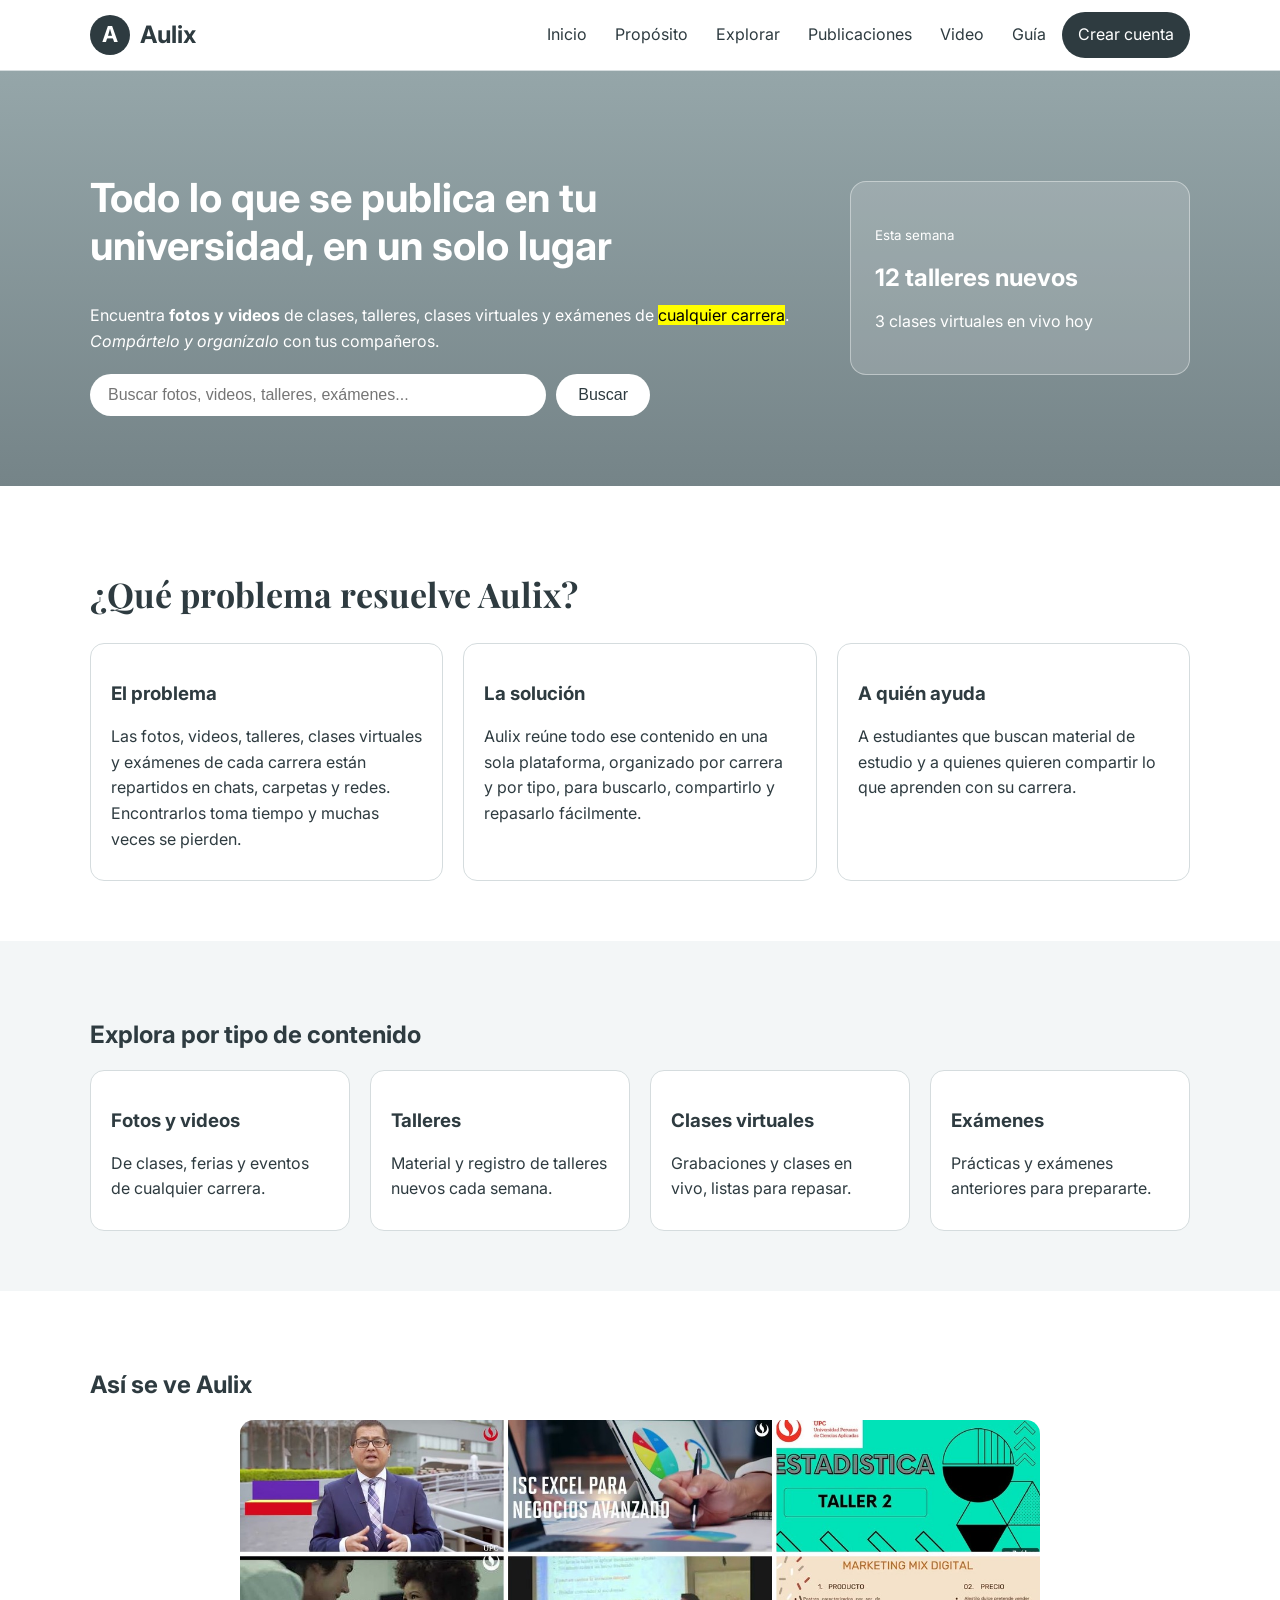
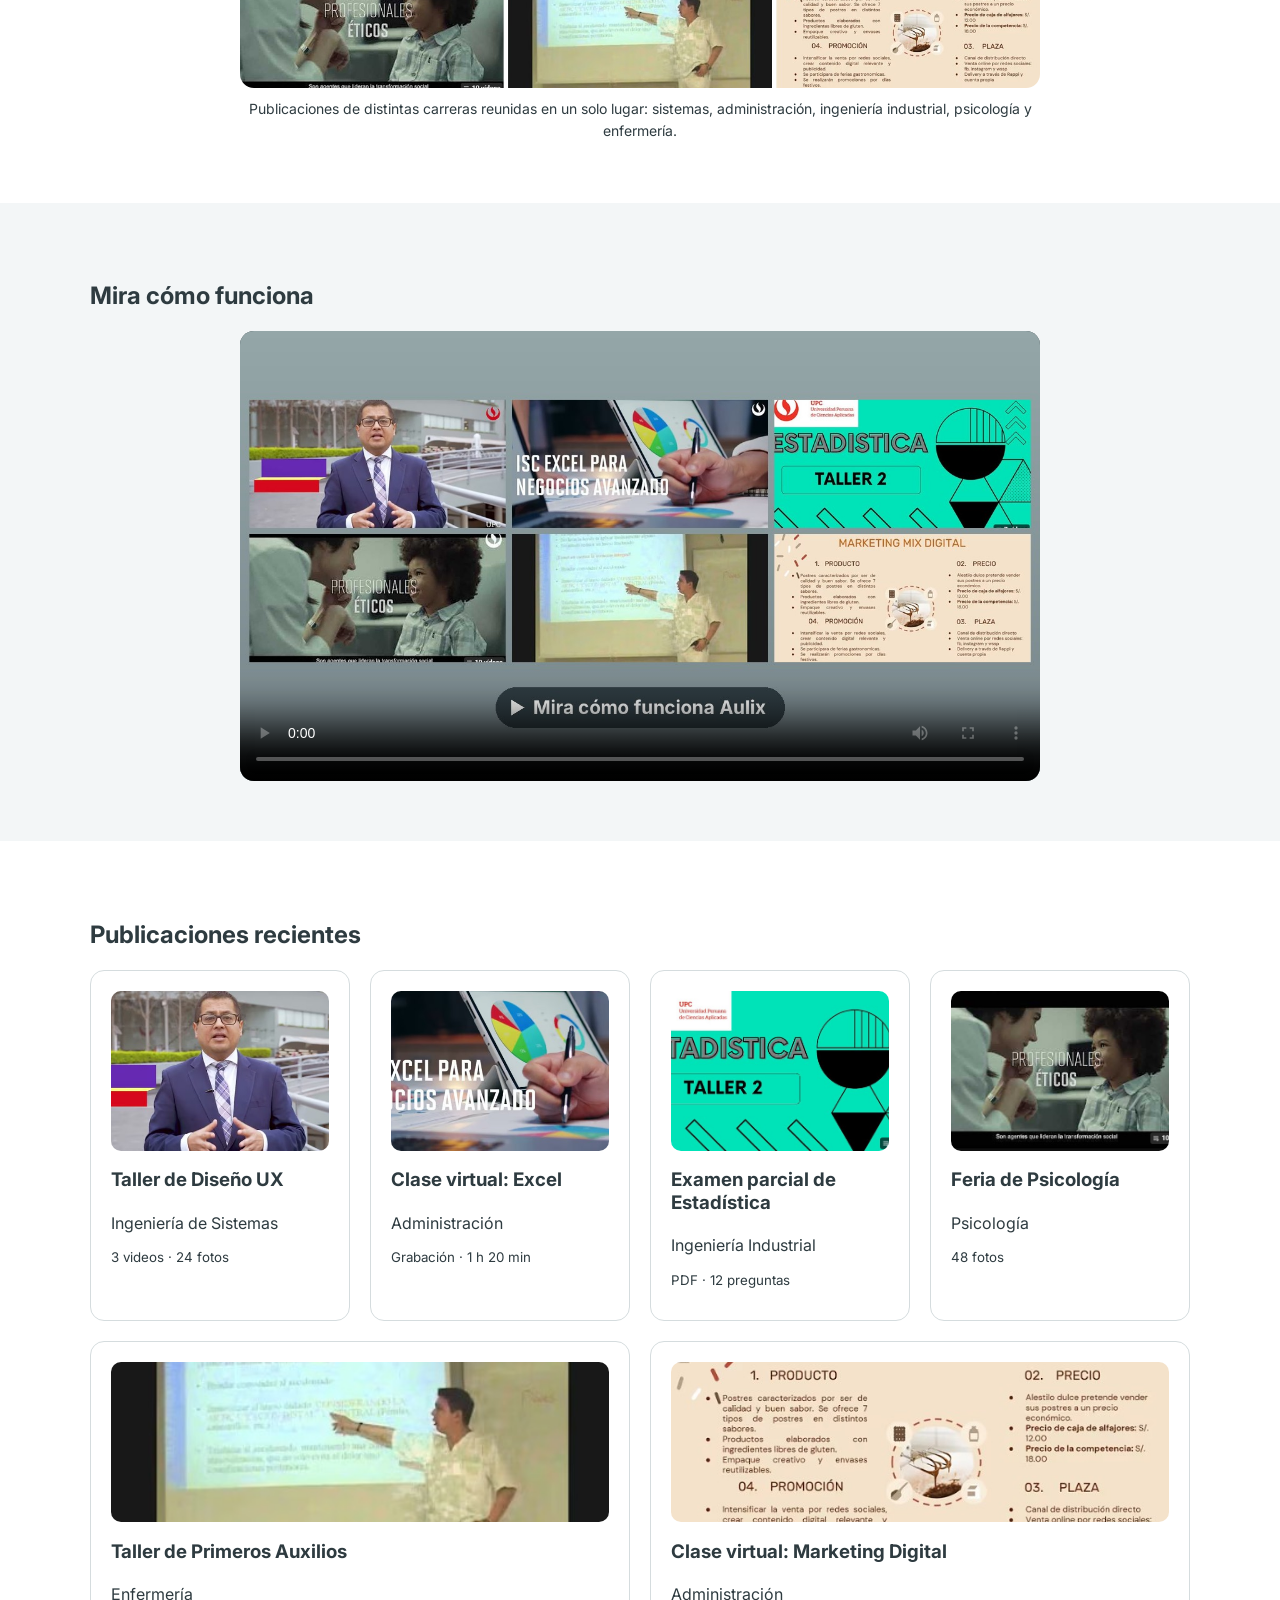
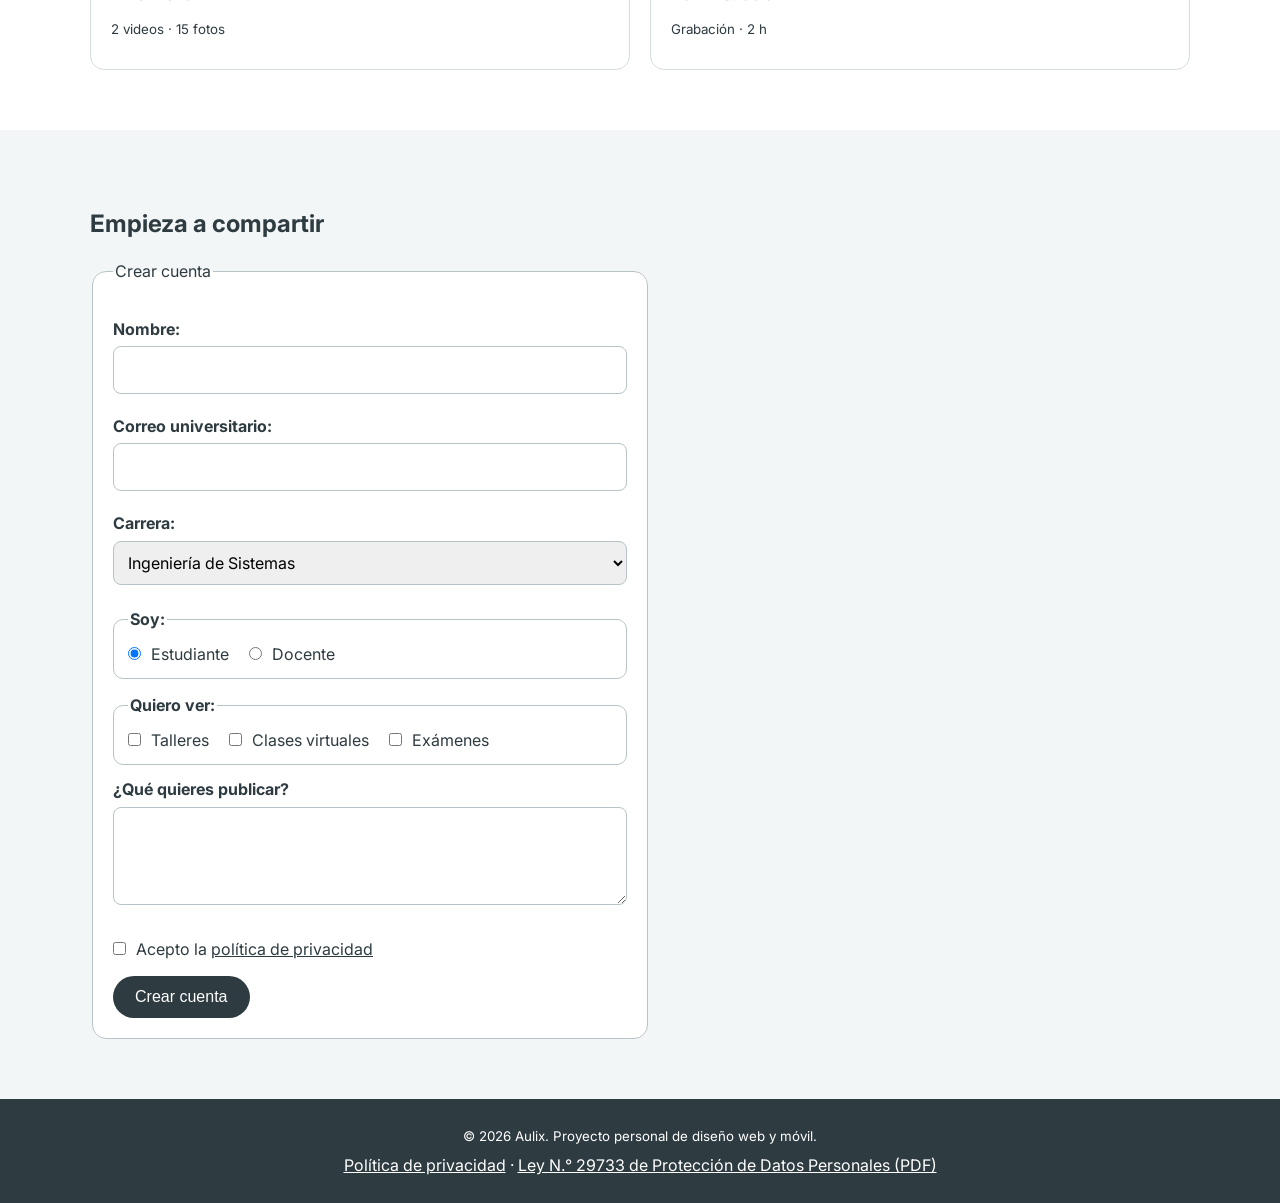
<file: index.html>
<!DOCTYPE html>
<html lang="es">
<head>
  <!-- HTML Foundation 2.1: elementos del head -->
  <meta charset="UTF-8">
  <meta name="description" content="Aulix: encuentra y comparte fotos, videos, talleres, clases virtuales y exámenes de todas las carreras.">
  <meta name="keywords" content="universidad, talleres, clases virtuales, exámenes, fotos, videos">
  <meta name="author" content="Proyecto personal">
  <!-- HTML Foundation 9.1: viewport para que la página se adapte al celular -->
  <meta name="viewport" content="width=device-width, initial-scale=1.0">
  <title>Aulix | Encuentra y comparte contenido académico</title>
  <!-- CSS Foundation 5.1: fuentes de Google Fonts (Inter para todo y Playfair Display para la sección Propósito) -->
  <link rel="stylesheet" href="https://fonts.googleapis.com/css2?family=Inter:wght@400;700&family=Playfair+Display:wght@700&display=swap">
  <!-- Dos hojas de estilo: estilos.css (página, menú, secciones) y formulario.css (solo el formulario) -->
  <link rel="stylesheet" href="estilos.css">
  <link rel="stylesheet" href="formulario.css">
  <script src="menu.js" defer></script>
</head>
<body>

  <!-- HTML Foundation 7: etiquetas semánticas -->
  <header class="cabecera">
    <div class="contenedor barra">
      <a class="marca" href="#inicio">
        <span class="logo">A</span>
        Aulix
      </a>

      <button id="boton-menu" class="hamburguesa" type="button" aria-label="Abrir o cerrar menú">☰ Menú</button>

      <nav id="navegacion" class="navegacion">
        <ul class="menu">
          <li><a href="#inicio">Inicio</a></li>
          <li><a href="#proposito">Propósito</a></li>
          <li>
            <!-- HTML Foundation 7.1: details y summary crean el submenú vertical -->
            <details class="desplegable">
              <summary>Explorar</summary>
              <ul class="submenu">
                <li><a href="#fotos">Fotos y videos</a></li>
                <li><a href="#talleres">Talleres</a></li>
                <li><a href="#clases">Clases virtuales</a></li>
                <li><a href="#examenes">Exámenes</a></li>
              </ul>
            </details>
          </li>
          <li><a href="#publicaciones">Publicaciones</a></li>
          <li><a href="#video">Video</a></li>
          <!-- Página enlazada que se abre en la MISMA pestaña (target="_self") -->
          <li><a href="guia.html" target="_self">Guía</a></li>
          <li><a class="boton-menu" href="#contacto">Crear cuenta</a></li>
        </ul>
      </nav>
    </div>
  </header>

  <main>
    <section id="inicio" class="hero">
      <div class="contenedor">
        <div class="hero-texto">
          <h1>Todo lo que se publica en tu universidad, en un solo lugar</h1>
          <!-- HTML Foundation 4.1: strong, mark y em son modificadores de texto -->
          <p>Encuentra <strong>fotos y videos</strong> de clases, talleres, clases virtuales y exámenes de <mark>cualquier carrera</mark>. <em>Compártelo y organízalo</em> con tus compañeros.</p>
          <form class="buscador" action="#publicaciones">
            <input type="search" name="buscar" placeholder="Buscar fotos, videos, talleres, exámenes...">
            <button type="submit">Buscar</button>
          </form>
        </div>
        <aside class="aviso">
          <p><small>Esta semana</small></p>
          <h2>12 talleres nuevos</h2>
          <p>3 clases virtuales en vivo hoy</p>
        </aside>
      </div>
    </section>

    <!-- PROPÓSITO: usa una fuente de Google Fonts diferente (Playfair Display) en el título -->
    <section id="proposito" class="seccion proposito">
      <div class="contenedor">
        <h2>¿Qué problema resuelve Aulix?</h2>
        <div class="tarjetas">
          <article class="tarjeta"><h3>El problema</h3><p>Las fotos, videos, talleres, clases virtuales y exámenes de cada carrera están repartidos en chats, carpetas y redes. Encontrarlos toma tiempo y muchas veces se pierden.</p></article>
          <article class="tarjeta"><h3>La solución</h3><p>Aulix reúne todo ese contenido en una sola plataforma, organizado por carrera y por tipo, para buscarlo, compartirlo y repasarlo fácilmente.</p></article>
          <article class="tarjeta"><h3>A quién ayuda</h3><p>A estudiantes que buscan material de estudio y a quienes quieren compartir lo que aprenden con su carrera.</p></article>
        </div>
      </div>
    </section>

    <section id="explorar" class="seccion gris">
      <div class="contenedor">
        <h2>Explora por tipo de contenido</h2>
        <div class="tarjetas">
          <article id="fotos" class="tarjeta"><h3>Fotos y videos</h3><p>De clases, ferias y eventos de cualquier carrera.</p></article>
          <article id="talleres" class="tarjeta"><h3>Talleres</h3><p>Material y registro de talleres nuevos cada semana.</p></article>
          <article id="clases" class="tarjeta"><h3>Clases virtuales</h3><p>Grabaciones y clases en vivo, listas para repasar.</p></article>
          <article id="examenes" class="tarjeta"><h3>Exámenes</h3><p>Prácticas y exámenes anteriores para prepararte.</p></article>
        </div>
      </div>
    </section>

    <!-- SECCIÓN DE IMAGEN: figure y figcaption -->
    <section id="imagen" class="seccion">
      <div class="contenedor">
        <h2>Así se ve Aulix</h2>
        <figure class="figura">
          <img src="imagen-aulix.jpg" alt="Collage de publicaciones de Aulix: talleres, clases virtuales, exámenes y ferias de varias carreras" width="1200" height="600">
          <figcaption>Publicaciones de distintas carreras reunidas en un solo lugar: sistemas, administración, ingeniería industrial, psicología y enfermería.</figcaption>
        </figure>
      </div>
    </section>

    <!-- SECCIÓN DE VIDEO: etiqueta video con controles -->
    <section id="video" class="seccion gris">
      <div class="contenedor">
        <h2>Mira cómo funciona</h2>
        <video class="video" controls preload="metadata" poster="video-poster.jpg">
          <source src="video-aulix.mp4" type="video/mp4">
          Tu navegador no admite la etiqueta de video.
        </video>
      </div>
    </section>

    <section id="publicaciones" class="seccion">
      <div class="contenedor">
        <h2>Publicaciones recientes</h2>
        <div class="tarjetas">
          <article class="tarjeta"><div class="foto foto1"></div><h3>Taller de Diseño UX</h3><p>Ingeniería de Sistemas</p><p><small>3 videos · 24 fotos</small></p></article>
          <article class="tarjeta"><div class="foto foto2"></div><h3>Clase virtual: Excel</h3><p>Administración</p><p><small>Grabación · 1 h 20 min</small></p></article>
          <article class="tarjeta"><div class="foto foto3"></div><h3>Examen parcial de Estadística</h3><p>Ingeniería Industrial</p><p><small>PDF · 12 preguntas</small></p></article>
          <article class="tarjeta"><div class="foto foto4"></div><h3>Feria de Psicología</h3><p>Psicología</p><p><small>48 fotos</small></p></article>
          <article class="tarjeta"><div class="foto foto5"></div><h3>Taller de Primeros Auxilios</h3><p>Enfermería</p><p><small>2 videos · 15 fotos</small></p></article>
          <article class="tarjeta"><div class="foto foto6"></div><h3>Clase virtual: Marketing Digital</h3><p>Administración</p><p><small>Grabación · 2 h</small></p></article>
        </div>
      </div>
    </section>

    <section id="contacto" class="seccion gris">
      <div class="contenedor">
        <h2>Empieza a compartir</h2>
        <!-- HTML Foundation 8: formulario con select, radio y checkbox -->
        <form class="formulario" action="#inicio">
          <fieldset>
            <legend>Crear cuenta</legend>

            <label for="nombre">Nombre:</label>
            <input type="text" id="nombre" name="nombre">

            <label for="correo">Correo universitario:</label>
            <input type="email" id="correo" name="correo" required>

            <!-- Lista desplegable: select + option -->
            <label for="carrera">Carrera:</label>
            <select id="carrera" name="carrera">
              <option value="sistemas">Ingeniería de Sistemas</option>
              <option value="administracion">Administración</option>
              <option value="psicologia">Psicología</option>
              <option value="enfermeria">Enfermería</option>
            </select>

            <!-- Radio: solo se puede elegir una opción (mismo name) -->
            <fieldset class="grupo">
              <legend>Soy:</legend>
              <input type="radio" id="estudiante" name="rol" value="estudiante" checked>
              <label for="estudiante">Estudiante</label>
              <input type="radio" id="docente" name="rol" value="docente">
              <label for="docente">Docente</label>
            </fieldset>

            <!-- Checkbox: se pueden marcar varias opciones -->
            <fieldset class="grupo">
              <legend>Quiero ver:</legend>
              <input type="checkbox" id="ver-talleres" name="interes" value="talleres">
              <label for="ver-talleres">Talleres</label>
              <input type="checkbox" id="ver-clases" name="interes" value="clases">
              <label for="ver-clases">Clases virtuales</label>
              <input type="checkbox" id="ver-examenes" name="interes" value="examenes">
              <label for="ver-examenes">Exámenes</label>
            </fieldset>

            <label for="mensaje">¿Qué quieres publicar?</label>
            <textarea id="mensaje" name="mensaje" rows="3"></textarea>

            <div class="aceptar">
              <input type="checkbox" id="acepto" name="acepto" required>
              <label for="acepto">Acepto la <a href="privacidad.html" target="_blank">política de privacidad</a></label>
            </div>

            <button type="submit">Crear cuenta</button>
          </fieldset>
        </form>
      </div>
    </section>
  </main>

  <!-- Pie de página con la Ley de Protección de Datos Personales (PDF) -->
  <footer class="pie">
    <p><small>© 2026 Aulix. Proyecto personal de diseño web y móvil.</small></p>
    <p>
      <!-- target="_blank": la página enlazada se abre en una pestaña NUEVA -->
      <a href="privacidad.html" target="_blank">Política de privacidad</a> ·
      <a href="https://diariooficial.elperuano.pe/Normas/obtenerDocumento?idNorma=23" target="_blank" rel="noopener">Ley N.° 29733 de Protección de Datos Personales (PDF)</a>
    </p>
  </footer>

</body>
</html>
</file>
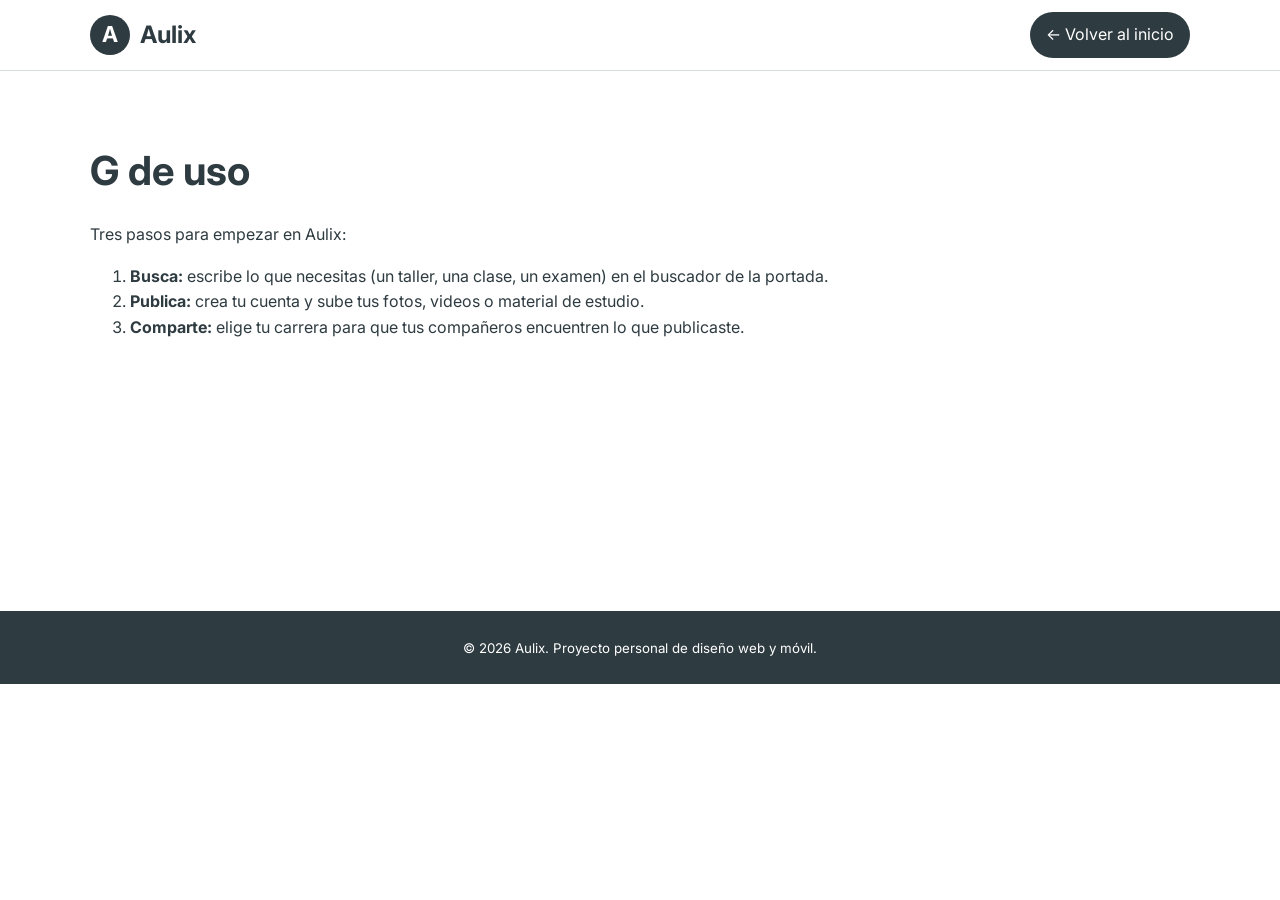
<file: guia.html>
<!DOCTYPE html>
<html lang="es">
<head>
  <meta charset="UTF-8">
  <meta name="viewport" content="width=device-width, initial-scale=1.0">
  <title>Guía de uso | Aulix</title>
  <link rel="stylesheet" href="https://fonts.googleapis.com/css2?family=Inter:wght@400;700&family=Playfair+Display:wght@700&display=swap">
  <link rel="stylesheet" href="estilos.css">
</head>
<body>
  <header class="cabecera">
    <div class="contenedor barra">
      <a class="marca" href="index.html"><span class="logo">A</span> Aulix</a>
      <a class="boton-menu volver" href="index.html" target="_self">← Volver al inicio</a>
    </div>
  </header>
  <main class="pagina">
    <div class="contenedor">
      <h1>G de uso</h1>
      <p>Tres pasos para empezar en Aulix:</p>
      <ol>
        <li><strong>Busca:</strong> escribe lo que necesitas (un taller, una clase, un examen) en el buscador de la portada.</li>
        <li><strong>Publica:</strong> crea tu cuenta y sube tus fotos, videos o material de estudio.</li>
        <li><strong>Comparte:</strong> elige tu carrera para que tus compañeros encuentren lo que publicaste.</li>
      </ol>
    </div>
  </main>
  <footer class="pie"><p><small>© 2026 Aulix. Proyecto personal de diseño web y móvil.</small></p></footer>
</body>
</html>
</file>
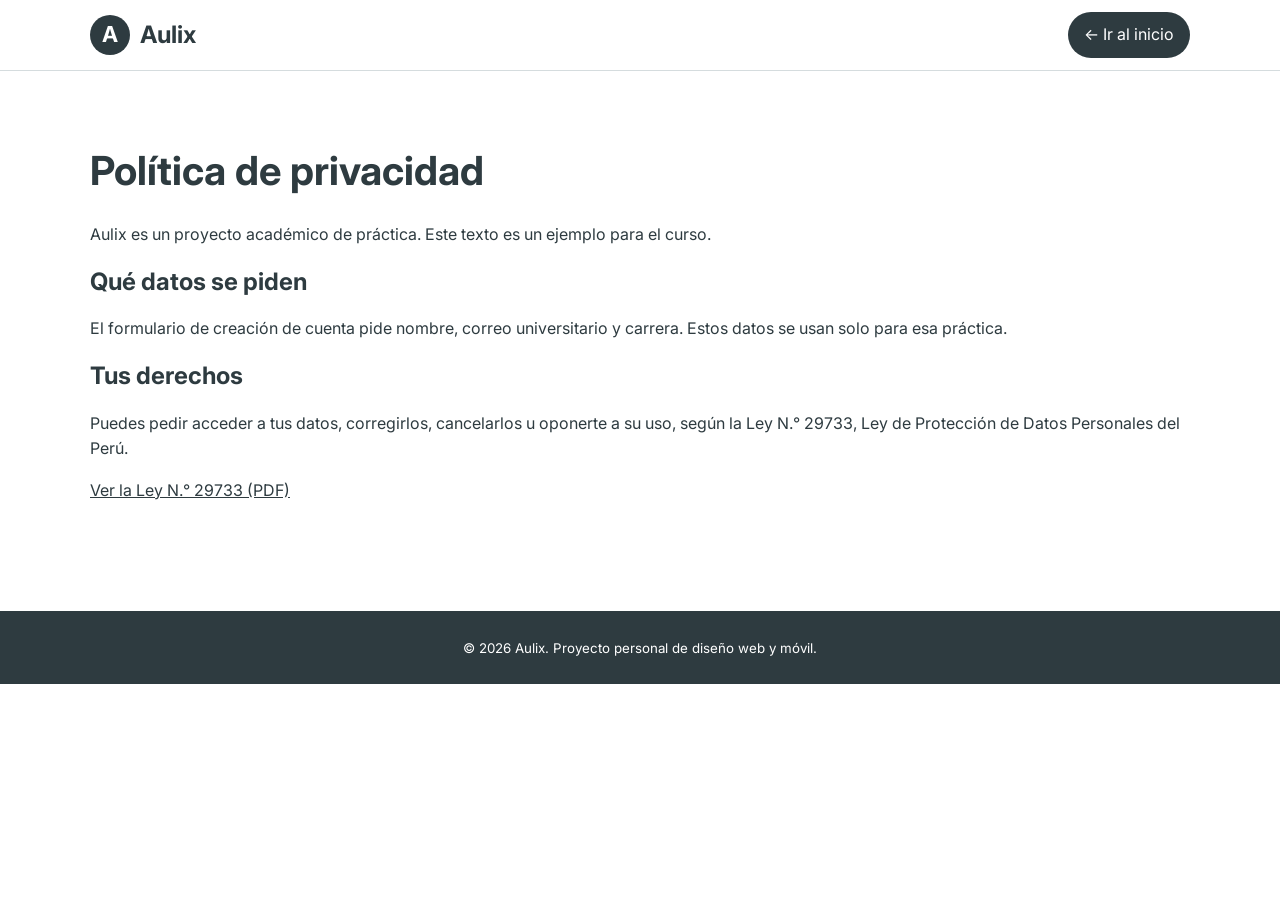
<file: privacidad.html>
<!DOCTYPE html>
<html lang="es">
<head>
  <meta charset="UTF-8">
  <meta name="viewport" content="width=device-width, initial-scale=1.0">
  <title>Política de privacidad | Aulix</title>
  <link rel="stylesheet" href="https://fonts.googleapis.com/css2?family=Inter:wght@400;700&family=Playfair+Display:wght@700&display=swap">
  <link rel="stylesheet" href="estilos.css">
</head>
<body>
  <header class="cabecera">
    <div class="contenedor barra">
      <a class="marca" href="index.html"><span class="logo">A</span> Aulix</a>
      <a class="boton-menu volver" href="index.html">← Ir al inicio</a>
    </div>
  </header>
  <main class="pagina">
    <div class="contenedor">
      <h1>Política de privacidad</h1>
      <p>Aulix es un proyecto académico de práctica. Este texto es un ejemplo para el curso.</p>
      <h2>Qué datos se piden</h2>
      <p>El formulario de creación de cuenta pide nombre, correo universitario y carrera. Estos datos se usan solo para esa práctica.</p>
      <h2>Tus derechos</h2>
      <p>Puedes pedir acceder a tus datos, corregirlos, cancelarlos u oponerte a su uso, según la Ley N.° 29733, Ley de Protección de Datos Personales del Perú.</p>
      <p><a href="https://diariooficial.elperuano.pe/Normas/obtenerDocumento?idNorma=23" target="_blank" rel="noopener">Ver la Ley N.° 29733 (PDF)</a></p>
    </div>
  </main>
  <footer class="pie"><p><small>© 2026 Aulix. Proyecto personal de diseño web y móvil.</small></p></footer>
</body>
</html>
</file>
<file: estilos.css>
/* ===== ESTILOS.CSS: página general, menú, portada, secciones y pie ===== */

/* ===== 1. ESTILOS GENERALES ===== */
/* HTML Foundation 9.4: box-sizing para que el padding no agrande las cajas */
* {
  box-sizing: border-box;
}
html {
  scroll-behavior: smooth;
}
body {
  margin: 0;
  font-family: Inter, Arial, sans-serif;   /* CSS Foundation 5.1 */
  color: #2e3b40;
  line-height: 1.6;                        /* CSS Foundation 5.2 */
}
a {
  color: #2e3b40;
}
/* HTML Foundation 9.2: imágenes responsive */
img {
  max-width: 100%;
  height: auto;
}
/* CSS Foundation 4.1 (width, max-width) y 3.5 (margin) */
.contenedor {
  width: 90%;
  max-width: 1100px;
  margin: 0 auto;
}
h1 {
  font-size: 40px;
  line-height: 1.2;
}
h2, h3 {
  line-height: 1.2;
}
section[id], article[id] {
  scroll-margin-top: 80px;
}

/* ===== 2. ENCABEZADO Y MENÚ HORIZONTAL (escritorio) ===== */
.cabecera {
  position: sticky;
  top: 0;
  z-index: 10;
  background: white;
  border-bottom: 1px solid #d5dcde;   /* CSS Foundation 3.3 */
}
/* CSS Foundation 3.7: Flexbox */
.barra {
  display: flex;
  align-items: center;
  justify-content: space-between;
  padding: 12px 0;
}
.marca {
  display: flex;
  align-items: center;
  gap: 10px;
  font-size: 24px;
  font-weight: bold;
  text-decoration: none;
}
.logo {
  display: flex;
  align-items: center;
  justify-content: center;
  width: 40px;
  height: 40px;
  border-radius: 50%;
  background: #2e3b40;
  color: white;
  font-size: 22px;
}
.menu {
  display: flex;
  align-items: center;
  gap: 4px;
  list-style: none;
  margin: 0;
  padding: 0;
}
.menu a,
.menu summary {
  display: block;
  padding: 10px 12px;
  border-radius: 8px;
  text-decoration: none;
  cursor: pointer;
}
.menu a:hover,
.menu summary:hover {
  background: #e4eaec;
}
.menu a.boton-menu,
a.boton-menu {
  padding: 10px 16px;
  border-radius: 30px;
  background: #2e3b40;
  color: white;
  text-decoration: none;
}
.menu a.boton-menu:hover,
a.boton-menu:hover {
  background: #435258;
}
/* Submenú vertical debajo de "Explorar" */
.desplegable {
  position: relative;
}
.submenu {
  position: absolute;
  top: 100%;
  right: 0;
  width: 220px;
  margin: 4px 0 0;
  padding: 8px;
  list-style: none;
  background: white;
  border: 1px solid #d5dcde;
  border-radius: 10px;
}
/* El botón hamburguesa está oculto en escritorio */
.hamburguesa {
  display: none;
  padding: 10px 14px;
  border: 0;
  border-radius: 8px;
  background: #2e3b40;
  color: white;
  font-size: 16px;
  cursor: pointer;
}

/* ===== 3. PORTADA ===== */
/* CSS Foundation 2: background */
.hero {
  padding: 70px 0;
  background: linear-gradient(#95a6a9, #758488);
  color: white;
}
.hero .contenedor {
  display: flex;
  flex-wrap: wrap;   /* CSS Foundation 3.9 */
  align-items: center;
  gap: 30px;
}
.hero-texto {
  flex: 400px;
}
.aviso {
  flex: 250px;
  max-width: 340px;
  padding: 24px;
  border: 1px solid rgba(255, 255, 255, 0.4);
  border-radius: 16px;
  background: rgba(255, 255, 255, 0.15);
}
.aviso h2 {
  margin: 0 0 8px;
}
.buscador {
  display: flex;
  gap: 10px;
  max-width: 560px;
  margin-top: 20px;
}
.buscador input {
  flex: 1;
  padding: 12px 18px;
  border: 0;
  border-radius: 30px;
  font-size: 16px;
}
.buscador button {
  background: white;
  color: #2e3b40;
}

/* ===== 4. SECCIONES Y TARJETAS ===== */
.seccion {
  padding: 60px 0;
}
.gris {
  background: #f3f6f7;
}
/* Fuente diferente de Google Fonts solo en la sección Propósito */
.proposito h2 {
  font-family: "Playfair Display", Georgia, serif;
  font-size: 34px;
}
.tarjetas {
  display: flex;
  flex-wrap: wrap;
  gap: 20px;
}
.tarjeta {
  flex: 250px;
  padding: 20px;
  border: 1px solid #d5dcde;
  border-radius: 14px;
  background: white;
}
.tarjeta p {
  margin: 0 0 8px;
}
/* CSS Foundation 2.1: background abreviado (color imagen repetición posición) */
.foto {
  height: 160px;
  margin-bottom: 14px;
  border-radius: 10px;
}
.foto1 { background: #758488 url("taller-ux.jpg") no-repeat center / cover; }
.foto2 { background: #758488 url("clase-excel.jpg") no-repeat center / cover; }
.foto3 { background: #758488 url("examen-estadistica.jpg") no-repeat center / cover; }
.foto4 { background: #758488 url("feria-psicologia.jpg") no-repeat center / cover; }
.foto5 { background: #758488 url("primeros-auxilios.jpg") no-repeat center / cover; }
.foto6 { background: #758488 url("clase-marketing.jpg") no-repeat center / cover; }

/* ===== 5. SECCIÓN DE IMAGEN Y SECCIÓN DE VIDEO ===== */
.figura {
  max-width: 800px;
  margin: 0 auto;
}
.figura img {
  display: block;
  width: 100%;
  border-radius: 14px;
}
.figura figcaption {
  margin-top: 10px;
  text-align: center;   /* CSS Foundation 5.2 */
  font-size: 14px;
}
.video {
  display: block;
  width: 100%;
  max-width: 800px;
  margin: 0 auto;
  border-radius: 14px;
  background: #2e3b40;
}

/* ===== 6. BOTONES, PÁGINAS INTERNAS Y PIE ===== */
button {
  display: inline-block;
  padding: 12px 22px;
  border: 0;
  border-radius: 30px;
  background: #2e3b40;
  color: white;
  font-size: 16px;
  cursor: pointer;
}
.pagina {
  min-height: 60vh;
  padding: 50px 0;
}
.pie {
  padding: 20px 0;
  background: #2e3b40;
  color: white;
  text-align: center;
}
.pie p {
  margin: 4px 0;
}
.pie a {
  color: white;
}

/* ===== 7. CELULAR: MENÚ VERTICAL ===== */
/* CSS Foundation 7.1: media query. Punto de quiebre en 900px porque el menú tiene 7 opciones */
@media screen and (max-width: 900px) {
  h1 {
    font-size: 30px;
  }
  .hamburguesa {
    display: block;
  }
  /* El menú está oculto hasta que JavaScript le agrega la clase "abierto" */
  .navegacion {
    display: none;
    position: absolute;
    top: 100%;
    left: 0;
    width: 100%;
    padding: 10px 5%;
    border-bottom: 1px solid #d5dcde;
    background: white;
  }
  .navegacion.abierto {
    display: block;
  }
  .menu {
    flex-direction: column;   /* CSS Foundation 3.8 */
    align-items: stretch;
  }
  .submenu {
    position: static;
    width: 100%;
    border: 0;
    background: #f3f6f7;
  }
  .buscador {
    flex-direction: column;
  }
}
</file>
<file: formulario.css>
/* ===== FORMULARIO.CSS: solo la sección del formulario de "Crear cuenta" ===== */

.formulario {
  max-width: 560px;
}
.formulario fieldset {
  padding: 20px;
  border: 1px solid #b8c3c7;          /* CSS Foundation 3.3 */
  border-radius: 14px;                /* CSS Foundation 3.4 */
  background: white;
}
.formulario label {
  display: block;
  margin-top: 12px;
  font-weight: bold;
}
.formulario input,
.formulario select,
.formulario textarea {
  width: 100%;                        /* CSS Foundation 4.1 */
  margin: 4px 0 8px;
  padding: 10px;
  border: 1px solid #b8c3c7;
  border-radius: 8px;
  font: inherit;
}

/* Grupos de radio y checkbox: dentro de su propio fieldset */
.formulario .grupo {
  margin: 14px 0 0;
  padding: 10px 14px;
  border-radius: 10px;
}
.formulario .grupo legend {
  font-weight: bold;
}
/* Los radio y checkbox no deben ocupar todo el ancho; su texto va al lado */
.formulario input[type="radio"],
.formulario input[type="checkbox"] {
  width: auto;
  margin: 0 6px 0 0;
}
.formulario .grupo label,
.formulario .aceptar label {
  display: inline;
  margin: 0 16px 0 0;
  font-weight: normal;
}
.formulario .aceptar {
  margin-top: 16px;
  margin-bottom: 14px;
}

/* CSS Foundation 7.1: media query solo para el formulario */
@media screen and (max-width: 600px) {
  .formulario fieldset {
    padding: 14px;
  }
  .formulario .grupo label {
    display: block;
    margin: 6px 0;
  }
}
</file>
